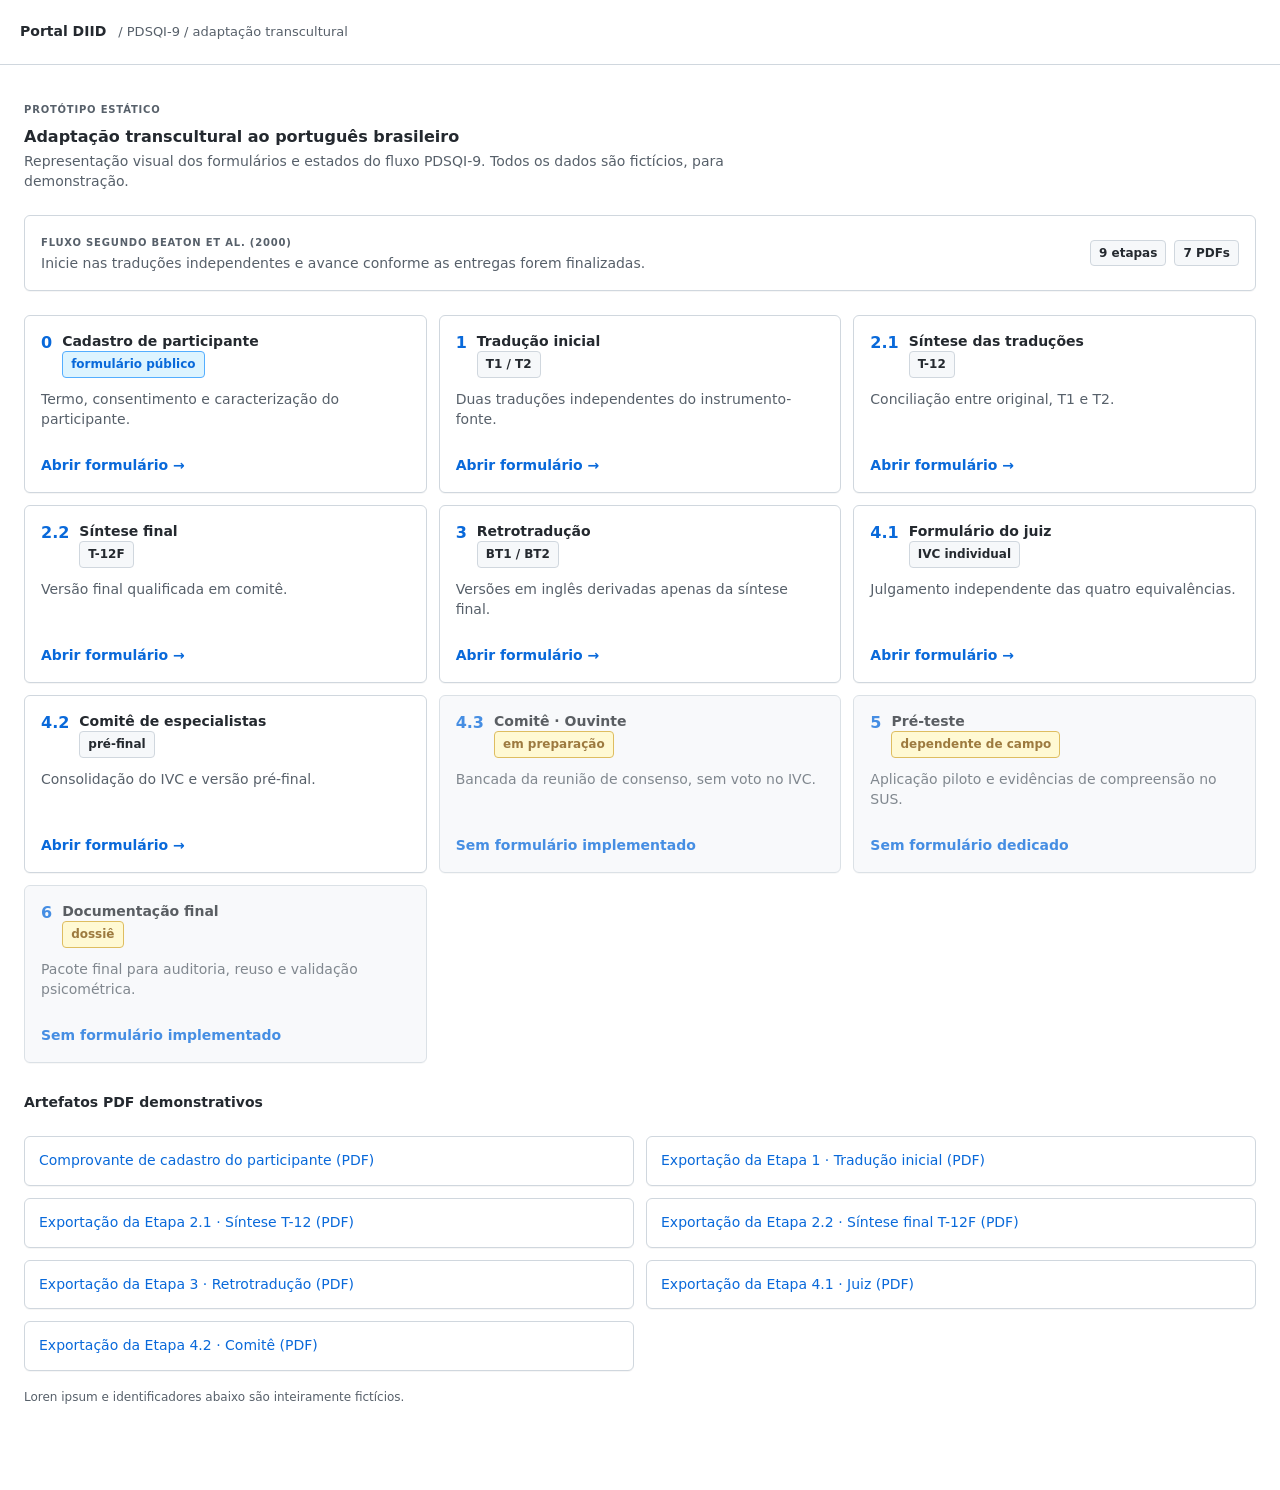
<file: index.html>
<!doctype html><html lang="pt-BR"><meta charset="utf-8"><meta name="viewport" content="width=device-width,initial-scale=1"><title>PDSQI-9 · Representações estáticas</title><link rel="stylesheet" href="style.css"><body><nav class="top"><a class="brand" href="index.html">Portal DIID</a><span class="crumb">/ PDSQI-9 / adaptação transcultural</span></nav><main class="shell"><p class="kicker">Protótipo estático</p><h1>Adaptação transcultural ao português brasileiro</h1><p class="subtitle">Representação visual dos formulários e estados do fluxo PDSQI-9. Todos os dados são fictícios, para demonstração.</p><section class="panel toolbar"><div><p class="kicker">Fluxo segundo Beaton et al. (2000)</p><p>Inicie nas traduções independentes e avance conforme as entregas forem finalizadas.</p></div><div class="stats"><span class="stat">9 etapas</span><span class="stat">7 PDFs</span></div></section><section class="stage-grid"><a class="stage-card" href="cadastro.html"><div class="stage-top"><span class="stage-index">0</span><div><h2>Cadastro de participante</h2><span class="badge blue">formulário público</span></div></div><p>Termo, consentimento e caracterização do participante.</p><span class="go">Abrir formulário →</span></a><a class="stage-card" href="etapa-1.html"><div class="stage-top"><span class="stage-index">1</span><div><h2>Tradução inicial</h2><span class="badge">T1 / T2</span></div></div><p>Duas traduções independentes do instrumento-fonte.</p><span class="go">Abrir formulário →</span></a><a class="stage-card" href="etapa-2-1.html"><div class="stage-top"><span class="stage-index">2.1</span><div><h2>Síntese das traduções</h2><span class="badge">T-12</span></div></div><p>Conciliação entre original, T1 e T2.</p><span class="go">Abrir formulário →</span></a><a class="stage-card" href="etapa-2-2.html"><div class="stage-top"><span class="stage-index">2.2</span><div><h2>Síntese final</h2><span class="badge">T-12F</span></div></div><p>Versão final qualificada em comitê.</p><span class="go">Abrir formulário →</span></a><a class="stage-card" href="etapa-3.html"><div class="stage-top"><span class="stage-index">3</span><div><h2>Retrotradução</h2><span class="badge">BT1 / BT2</span></div></div><p>Versões em inglês derivadas apenas da síntese final.</p><span class="go">Abrir formulário →</span></a><a class="stage-card" href="etapa-4-1.html"><div class="stage-top"><span class="stage-index">4.1</span><div><h2>Formulário do juiz</h2><span class="badge">IVC individual</span></div></div><p>Julgamento independente das quatro equivalências.</p><span class="go">Abrir formulário →</span></a><a class="stage-card" href="etapa-4-2.html"><div class="stage-top"><span class="stage-index">4.2</span><div><h2>Comitê de especialistas</h2><span class="badge">pré-final</span></div></div><p>Consolidação do IVC e versão pré-final.</p><span class="go">Abrir formulário →</span></a><div class="stage-card disabled"><div class="stage-top"><span class="stage-index">4.3</span><div><h2>Comitê · Ouvinte</h2><span class="badge amber">em preparação</span></div></div><p>Bancada da reunião de consenso, sem voto no IVC.</p><span class="go">Sem formulário implementado</span></div><div class="stage-card disabled"><div class="stage-top"><span class="stage-index">5</span><div><h2>Pré-teste</h2><span class="badge amber">dependente de campo</span></div></div><p>Aplicação piloto e evidências de compreensão no SUS.</p><span class="go">Sem formulário dedicado</span></div><div class="stage-card disabled"><div class="stage-top"><span class="stage-index">6</span><div><h2>Documentação final</h2><span class="badge amber">dossiê</span></div></div><p>Pacote final para auditoria, reuso e validação psicométrica.</p><span class="go">Sem formulário implementado</span></div></section><h2 style="margin-top:30px">Artefatos PDF demonstrativos</h2><section class="pdf-list"><a class="panel" href="pdfs/comprovante-participante.pdf">Comprovante de cadastro do participante (PDF)</a><a class="panel" href="pdfs/etapa-1-traducao-inicial.pdf">Exportação da Etapa 1 · Tradução inicial (PDF)</a><a class="panel" href="pdfs/etapa-2-1-sintese.pdf">Exportação da Etapa 2.1 · Síntese T-12 (PDF)</a><a class="panel" href="pdfs/etapa-2-2-sintese-final.pdf">Exportação da Etapa 2.2 · Síntese final T-12F (PDF)</a><a class="panel" href="pdfs/etapa-3-retrotraducao.pdf">Exportação da Etapa 3 · Retrotradução (PDF)</a><a class="panel" href="pdfs/etapa-4-1-juiz.pdf">Exportação da Etapa 4.1 · Juiz (PDF)</a><a class="panel" href="pdfs/etapa-4-2-comite.pdf">Exportação da Etapa 4.2 · Comitê (PDF)</a></section><p class="footnote">Loren ipsum e identificadores abaixo são inteiramente fictícios.</p></main></body></html>
</file>
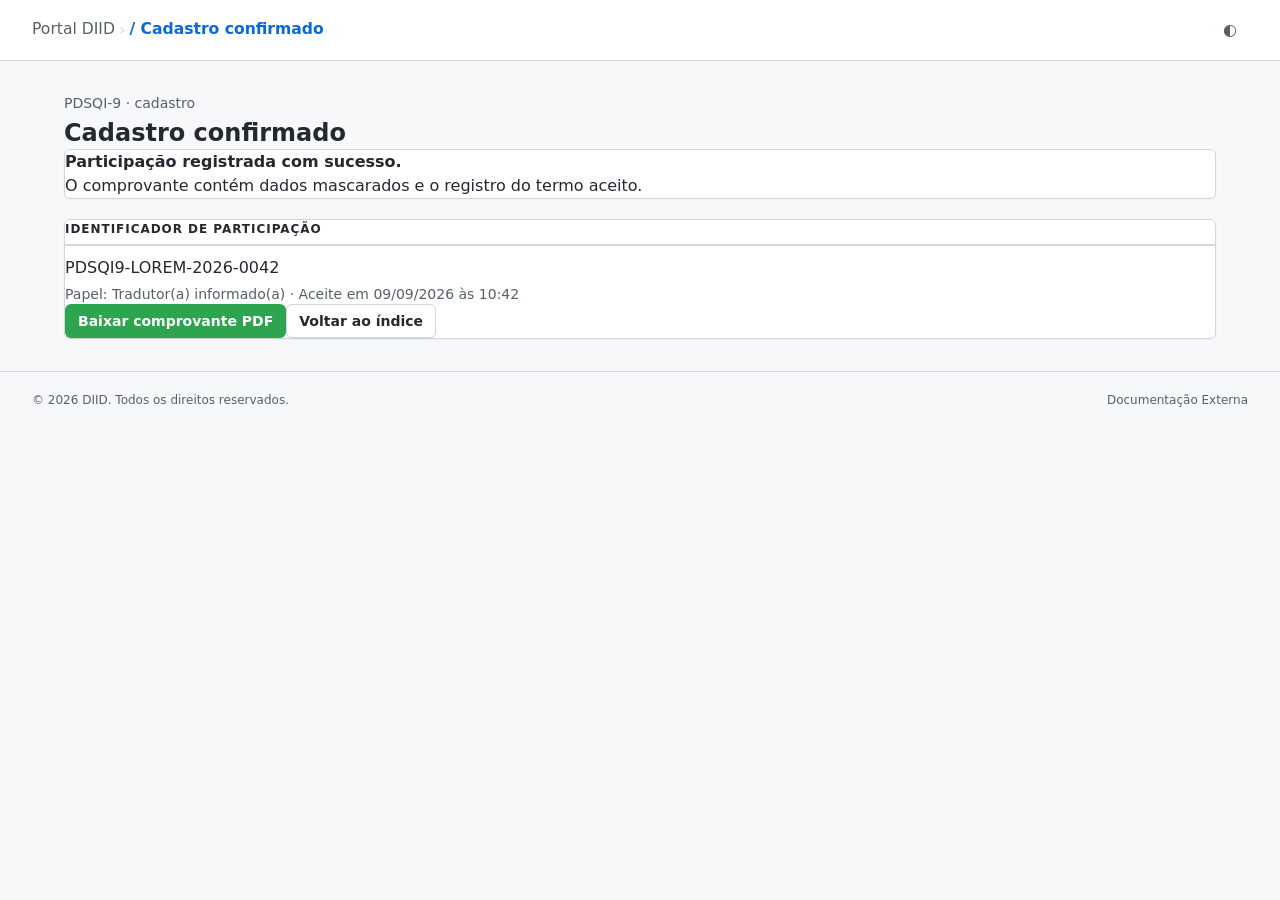
<file: confirmacao.html>
<!doctype html><html lang="pt-BR"><meta charset="utf-8"><meta name="viewport" content="width=device-width,initial-scale=1"><title>Cadastro confirmado</title><link rel="stylesheet" href="diid.css"><body><nav class="top-nav"><div class="app-container flex items-center justify-between gap-4 py-3"><nav aria-label="breadcrumb" class="flex min-w-0 items-center gap-1 overflow-hidden"><a href="index.html" class="breadcrumb-item shrink-0"><span>Portal DIID</span></a><span class="breadcrumb-separator shrink-0" aria-hidden="true">›</span><span class="breadcrumb-item breadcrumb-item-active min-w-0" aria-current="page">/ Cadastro confirmado</span></nav><button type="button" class="theme-toggle" aria-label="Alternar tema">◐</button></div></nav><main id="conteudo" class="app-main"><div class="app-container py-8"><p class="page-kicker">PDSQI-9 · cadastro</p><h1 class="page-title mt-1">Cadastro confirmado</h1><section class="panel notice"><strong>Participação registrada com sucesso.</strong><p>O comprovante contém dados mascarados e o registro do termo aceito.</p></section><section class="panel" style="margin-top:20px"><p class="pdsqi9-col-tag">Identificador de participação</p><h2 style="margin-top:5px">PDSQI9-LOREM-2026-0042</h2><p class="text-sm text-muted mt-1">Papel: Tradutor(a) informado(a) · Aceite em 09/09/2026 às 10:42</p><div class="actions"><a class="btn-primary" href="pdfs/comprovante-participante.pdf">Baixar comprovante PDF</a><a class="btn-secondary" href="index.html">Voltar ao índice</a></div></section></div></main><footer class="app-footer"><div class="app-container flex flex-col items-center gap-2 sm:flex-row sm:justify-between sm:gap-0"><span>© 2026 DIID. Todos os direitos reservados.</span><span>Documentação Externa</span></div></footer></body></html>
</file>
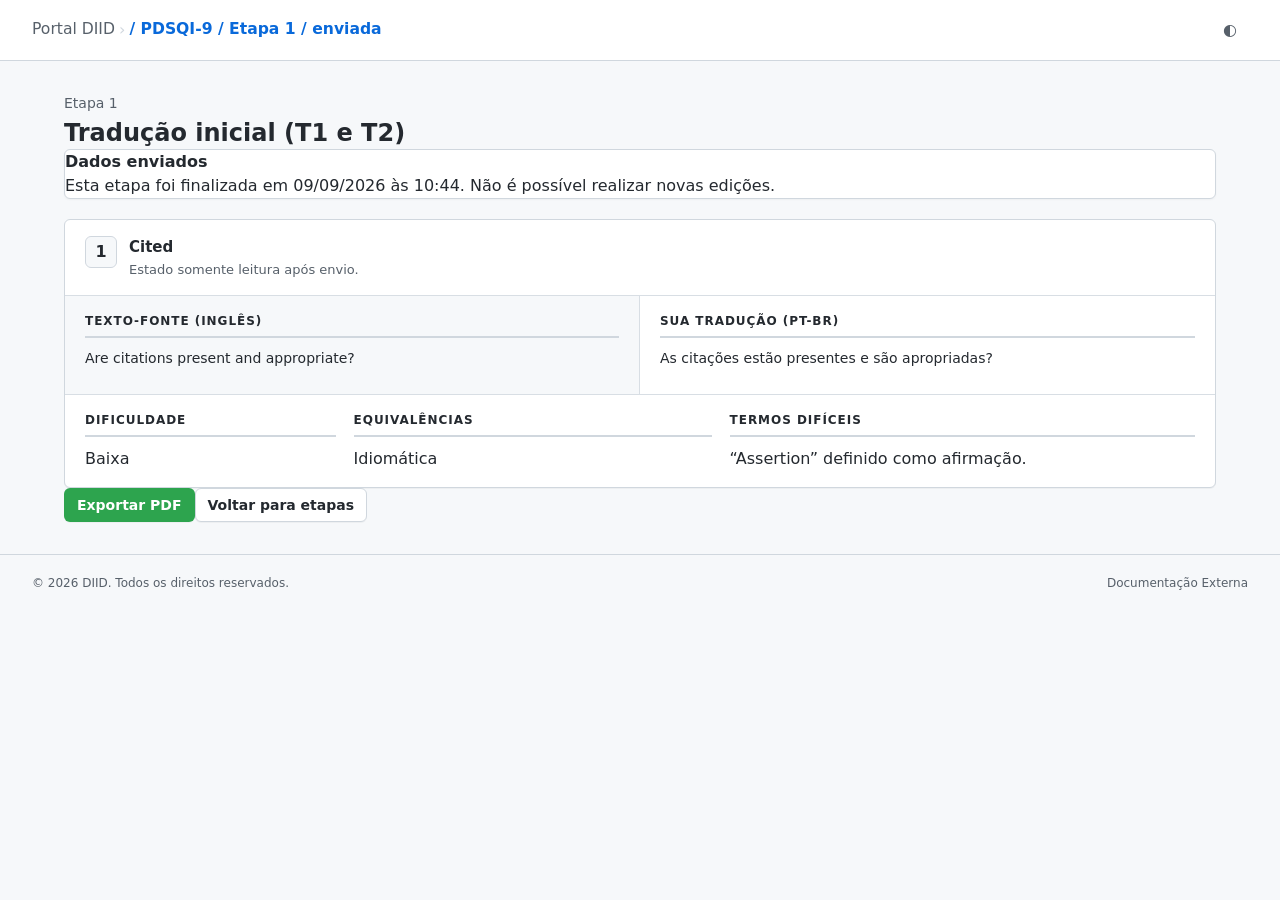
<file: etapa-1-finalizado.html>
<!doctype html><html lang="pt-BR"><meta charset="utf-8"><meta name="viewport" content="width=device-width,initial-scale=1"><title>Etapa 1 · Enviada</title><link rel="stylesheet" href="diid.css"><body><nav class="top-nav"><div class="app-container flex items-center justify-between gap-4 py-3"><nav aria-label="breadcrumb" class="flex min-w-0 items-center gap-1 overflow-hidden"><a href="index.html" class="breadcrumb-item shrink-0"><span>Portal DIID</span></a><span class="breadcrumb-separator shrink-0" aria-hidden="true">›</span><span class="breadcrumb-item breadcrumb-item-active min-w-0" aria-current="page">/ PDSQI-9 / Etapa 1 / enviada</span></nav><button type="button" class="theme-toggle" aria-label="Alternar tema">◐</button></div></nav><main id="conteudo" class="app-main"><div class="app-container py-8"><p class="page-kicker">Etapa 1</p><h1 class="page-title mt-1">Tradução inicial (T1 e T2)</h1><section class="panel notice"><strong>Dados enviados</strong><p>Esta etapa foi finalizada em 09/09/2026 às 10:44. Não é possível realizar novas edições.</p></section><section class="pdsqi9-translation-item" style="margin-top:20px"><header class="pdsqi9-item-head"><span class="pdsqi9-item-num">1</span><div><h2>Cited</h2><p class="pdsqi9-glosa">Estado somente leitura após envio.</p></div></header><div class="pdsqi9-ledger"><div><span class="pdsqi9-col-tag">Texto-fonte (inglês)</span><pre class="pdsqi9-source">Are citations present and appropriate?</pre></div><div><span class="pdsqi9-col-tag">Sua tradução (PT-BR)</span><pre class="pdsqi9-source pdsqi9-translation-ro">As citações estão presentes e são apropriadas?</pre></div></div><div class="pdsqi9-controls"><div><span class="pdsqi9-col-tag">Dificuldade</span><p>Baixa</p></div><div><span class="pdsqi9-col-tag">Equivalências</span><p>Idiomática</p></div><div><span class="pdsqi9-col-tag">Termos difíceis</span><p>“Assertion” definido como afirmação.</p></div></div></section><div class="actions"><a class="btn-primary" href="pdfs/etapa-1-traducao-inicial.pdf">Exportar PDF</a><a class="btn-secondary" href="index.html">Voltar para etapas</a></div></div></main><footer class="app-footer"><div class="app-container flex flex-col items-center gap-2 sm:flex-row sm:justify-between sm:gap-0"><span>© 2026 DIID. Todos os direitos reservados.</span><span>Documentação Externa</span></div></footer></body></html>
</file>
<file: style.css>
:root{--ink:#24292f;--muted:#57606a;--canvas:#fff;--row:#f6f8fa;--line:#d0d7de;--blue:#0969da;--green:#2da44e;--red:#cf222e;--amber:#9a6700}*{box-sizing:border-box}body{margin:0;background:var(--canvas);color:var(--ink);font:14px/1.4 Inter,"Segoe UI",system-ui,sans-serif}.top{position:sticky;top:0;z-index:3;height:65px;background:rgba(255,255,255,.95);backdrop-filter:blur(8px);border-bottom:1px solid var(--line);display:flex;align-items:center;padding:0 max(20px,calc((100vw - 1320px)/2));gap:12px}.brand{font-weight:700;text-decoration:none;color:var(--ink)}.crumb{color:var(--muted);font-size:13px}.crumb a{color:var(--blue);text-decoration:none}.shell{max-width:1320px;margin:0 auto;padding:28px 24px 72px}.kicker,.tag{font-size:10px;letter-spacing:.08em;text-transform:uppercase;font-weight:700;color:var(--muted)}h1{font-size:16px;line-height:1.25;margin:4px 0}h2{font-size:14px;margin:0}h3{font-size:14px;margin:0}.subtitle{color:var(--muted);margin:5px 0 0;max-width:80ch}.panel,.item,.stage-card{border:1px solid var(--line);border-radius:6px;background:#fff;box-shadow:0 1px 0 rgba(27,31,36,.04)}.panel{padding:16px}.toolbar{margin-top:24px;display:flex;justify-content:space-between;align-items:center;gap:16px}.toolbar p{margin:4px 0 0;color:var(--muted)}.stats{display:flex;gap:8px;white-space:nowrap}.stat,.badge{display:inline-block;border-radius:4px;background:var(--row);border:1px solid var(--line);padding:4px 8px;font-size:12px;font-weight:600}.badge.green{background:#dafbe1;border-color:#aceebb;color:#116329}.badge.amber{background:#fff8c5;border-color:#d4a72c;color:#7d4e00}.badge.red{background:#ffebe9;border-color:#ff8182;color:#a40e26}.badge.blue{background:#ddf4ff;border-color:#54aeff;color:#0969da}.notice{margin-top:20px;border-color:#aceebb;background:#dafbe1;color:#116329}.notice.blocked{border-color:#d4a72c;background:#fff8c5;color:#7d4e00}.steps{display:grid;grid-template-columns:repeat(4,1fr);gap:10px;margin-top:24px}.steps div{padding:13px 14px}.steps strong,.steps span{display:block}.steps span{font-size:12px;color:var(--muted);margin-top:3px}.group{margin-top:24px;border-bottom:1px solid var(--line);padding-bottom:6px}.item{margin-top:12px;overflow:hidden}.item-head{padding:14px 16px;display:flex;gap:10px;align-items:flex-start;border-bottom:1px solid var(--line)}.num{flex:0 0 auto;width:25px;height:25px;display:grid;place-items:center;border-radius:50%;background:var(--row);border:1px solid var(--line);font-weight:700}.gloss{color:var(--muted);font-size:12px;margin:3px 0 0}.ledger{display:grid;grid-template-columns:1fr 1fr;gap:0}.ledger>div{padding:14px 16px;border-right:1px solid var(--line)}.ledger>div:last-child{border:0}.synthesis{grid-template-columns:repeat(4,1fr)}.final-synthesis{grid-template-columns:repeat(5,1fr)}.retro{grid-template-columns:1fr 1fr}.source{margin:6px 0 0;background:var(--row);border:1px solid #d8dee4;border-radius:4px;padding:10px;white-space:pre-wrap;font:12px/1.45 ui-monospace,SFMono-Regular,Consolas,monospace;min-height:104px;max-height:210px;overflow:auto}.readonly{background:#f0f6ff}.field{margin-top:12px}.field:first-child{margin-top:0}.label,label{font-size:12px;font-weight:700;color:var(--muted);display:block}textarea,input,select{font:inherit;color:var(--ink);width:100%;border:1px solid var(--line);border-radius:6px;background:#fff;padding:8px 10px;box-shadow:0 1px 0 rgba(27,31,36,.04);margin-top:6px}textarea{min-height:110px;resize:vertical}input:focus,textarea:focus,select:focus{outline:2px solid rgba(9,105,218,.2);border-color:var(--blue)}.controls{border-top:1px solid var(--line);display:grid;grid-template-columns:1fr 1fr 1.2fr;gap:16px;padding:14px 16px}.radios,.checks{display:flex;gap:7px;flex-wrap:wrap;margin-top:7px}.radios label,.checks label{font-weight:400;color:var(--ink);display:flex;gap:4px;align-items:center;font-size:12px}.radios input,.checks input{width:auto;margin:0}.actions{margin-top:24px;display:flex;gap:10px;align-items:center;flex-wrap:wrap}.btn{display:inline-flex;align-items:center;justify-content:center;gap:6px;min-height:32px;border:1px solid var(--line);padding:6px 12px;border-radius:6px;color:var(--ink);background:#fff;text-decoration:none;font-weight:600;cursor:pointer}.btn:hover{background:var(--row)}.btn.primary{background:var(--green);border-color:var(--green);color:#fff}.btn.danger{background:var(--red);border-color:var(--red);color:#fff}.btn.ghost{border-color:transparent;background:transparent;color:var(--muted)}.fab{position:fixed;right:24px;bottom:24px;box-shadow:0 8px 24px rgba(87,96,106,.18)}.modal{position:fixed;inset:0;background:rgba(27,31,36,.42);display:none;place-items:center;z-index:6}.modal:target{display:grid}.dialog{width:min(500px,calc(100% - 32px));padding:20px}.dialog h2{font-size:16px}.dialog p{color:var(--muted)}.dialog .actions{justify-content:flex-end}.stage-grid{display:grid;grid-template-columns:repeat(3,1fr);gap:12px;margin-top:24px}.stage-card{padding:16px;text-decoration:none;color:var(--ink);min-height:178px;display:flex;flex-direction:column}.stage-card:hover{border-color:var(--blue);transform:translateY(-2px);box-shadow:0 8px 24px rgba(87,96,106,.18)}.stage-card.disabled{background:var(--row);opacity:.75;cursor:not-allowed}.stage-top{display:flex;gap:10px;align-items:flex-start}.stage-index{font-weight:700;color:var(--blue);font-size:16px}.stage-card p{color:var(--muted);margin:12px 0}.stage-card .go{margin-top:auto;color:var(--blue);font-weight:600}.ivc{margin-top:20px;overflow:auto}.ivc table{border-collapse:collapse;width:100%;min-width:740px}.ivc th,.ivc td{text-align:left;border-bottom:1px solid var(--line);padding:9px;font-size:12px}.ivc th{background:var(--row);font-weight:700}.low{color:#a40e26;font-weight:700}.ok{color:#116329;font-weight:700}.form-grid{display:grid;grid-template-columns:1fr 1fr;gap:14px}.wide{grid-column:1/-1}.consent{background:var(--row);padding:12px;border:1px solid var(--line);border-radius:6px}.pdf-list{margin-top:24px;display:grid;grid-template-columns:repeat(2,1fr);gap:12px}.pdf-list a{color:var(--blue);text-decoration:none;padding:14px}.footnote{font-size:12px;color:var(--muted);margin-top:18px}.error{color:#cf222e;font-size:12px;margin-top:5px}@media(max-width:900px){.synthesis,.final-synthesis{grid-template-columns:1fr 1fr}.steps,.stage-grid{grid-template-columns:1fr 1fr}}@media(max-width:640px){.shell{padding:22px 14px 70px}.top{padding:0 14px}.ledger,.synthesis,.final-synthesis,.retro,.controls,.form-grid,.steps,.stage-grid,.pdf-list{grid-template-columns:1fr}.ledger>div{border-right:0;border-bottom:1px solid var(--line)}.toolbar{align-items:flex-start;flex-direction:column}.fab{right:14px;bottom:14px}}
</file>
<file: diid.css>
/* Fontes visuais do Portal DIID e do módulo PDSQI-9: sem tema alternativo. */
@import url("app.css");
@import url("ia_na_alta.css");
</file>
